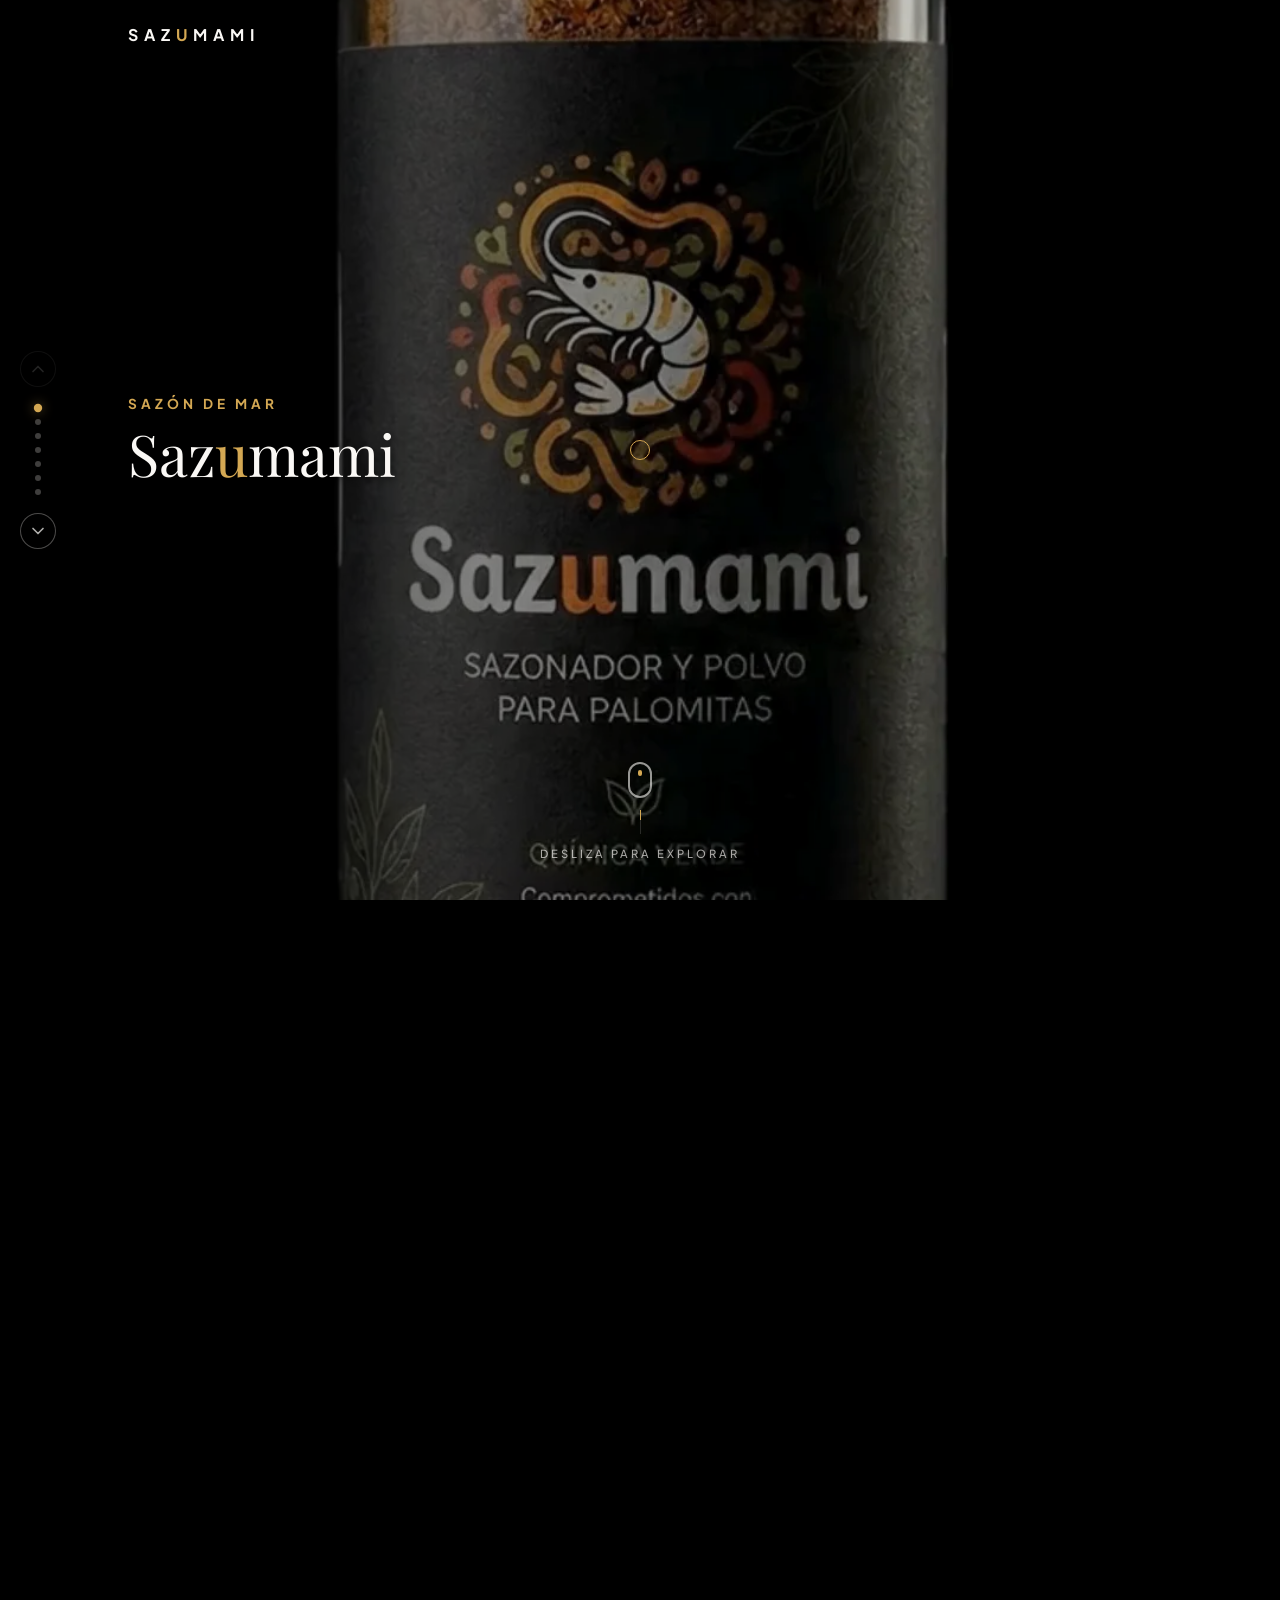
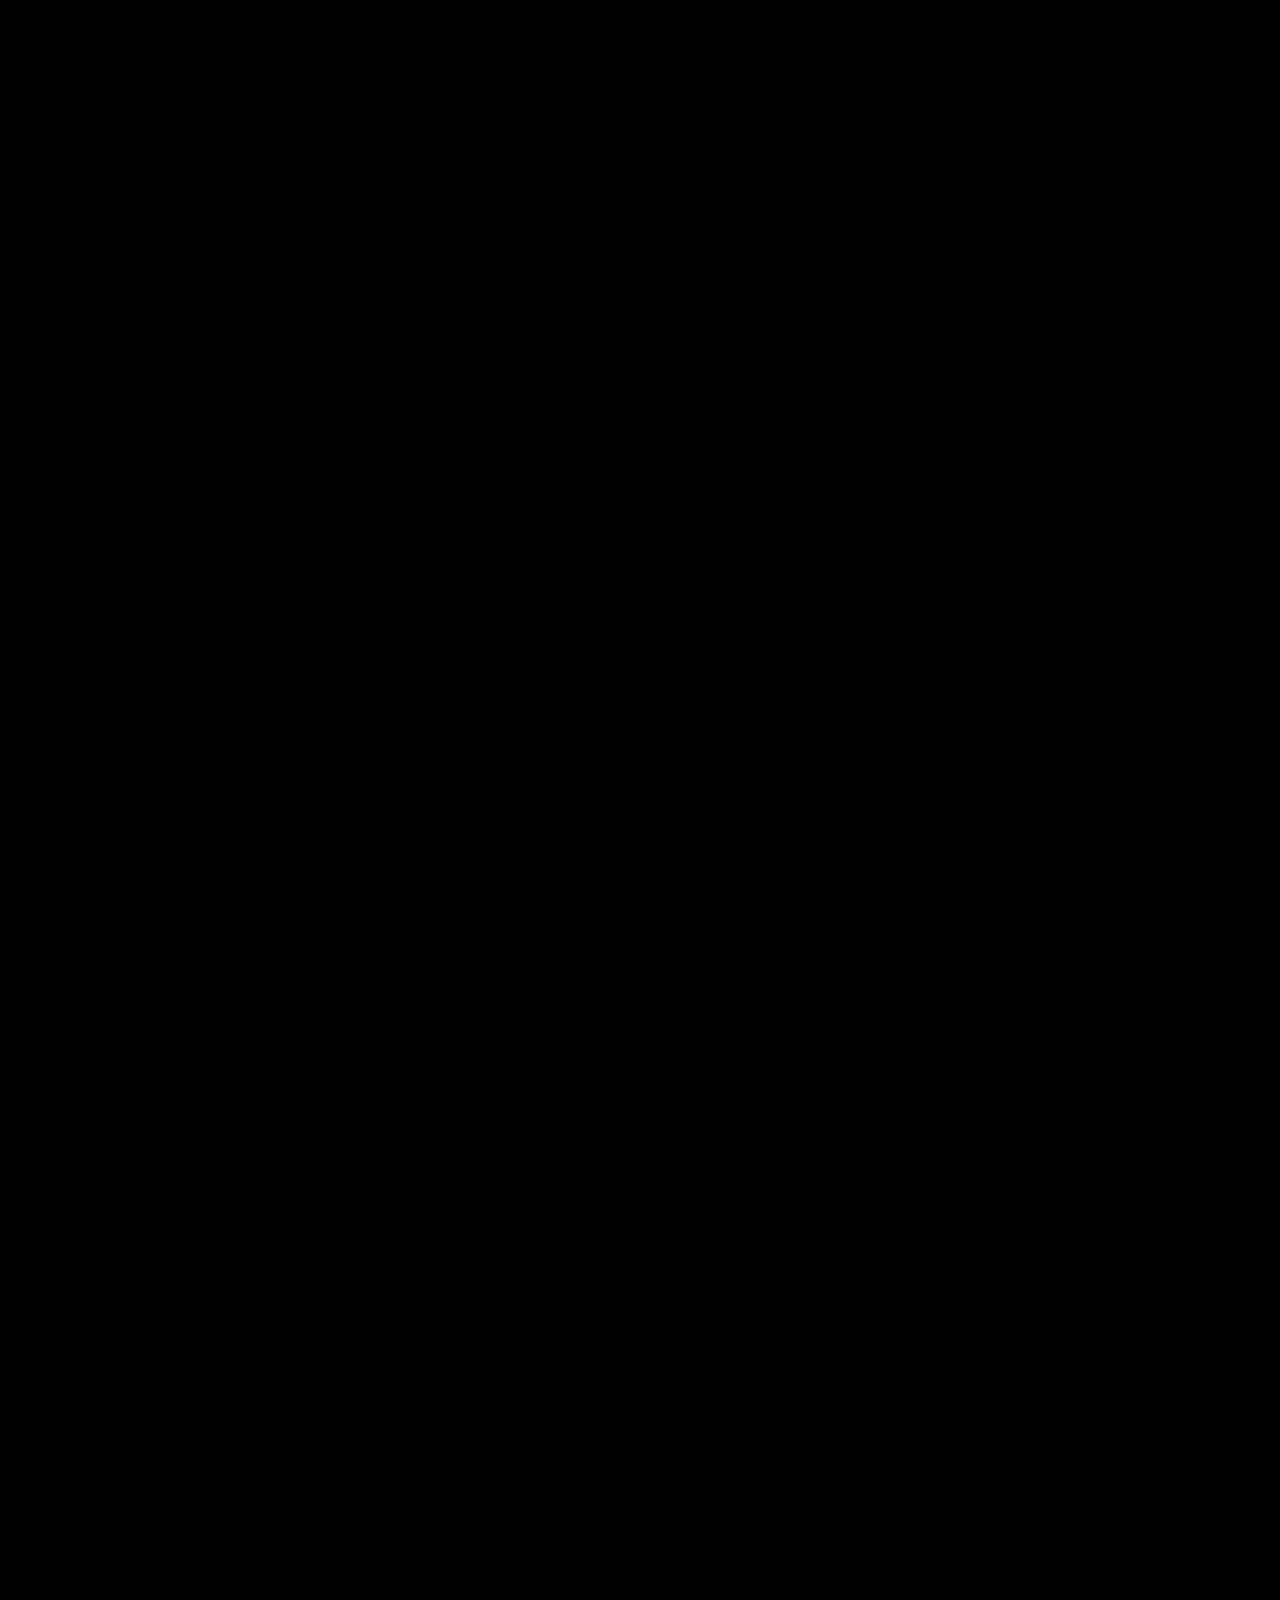
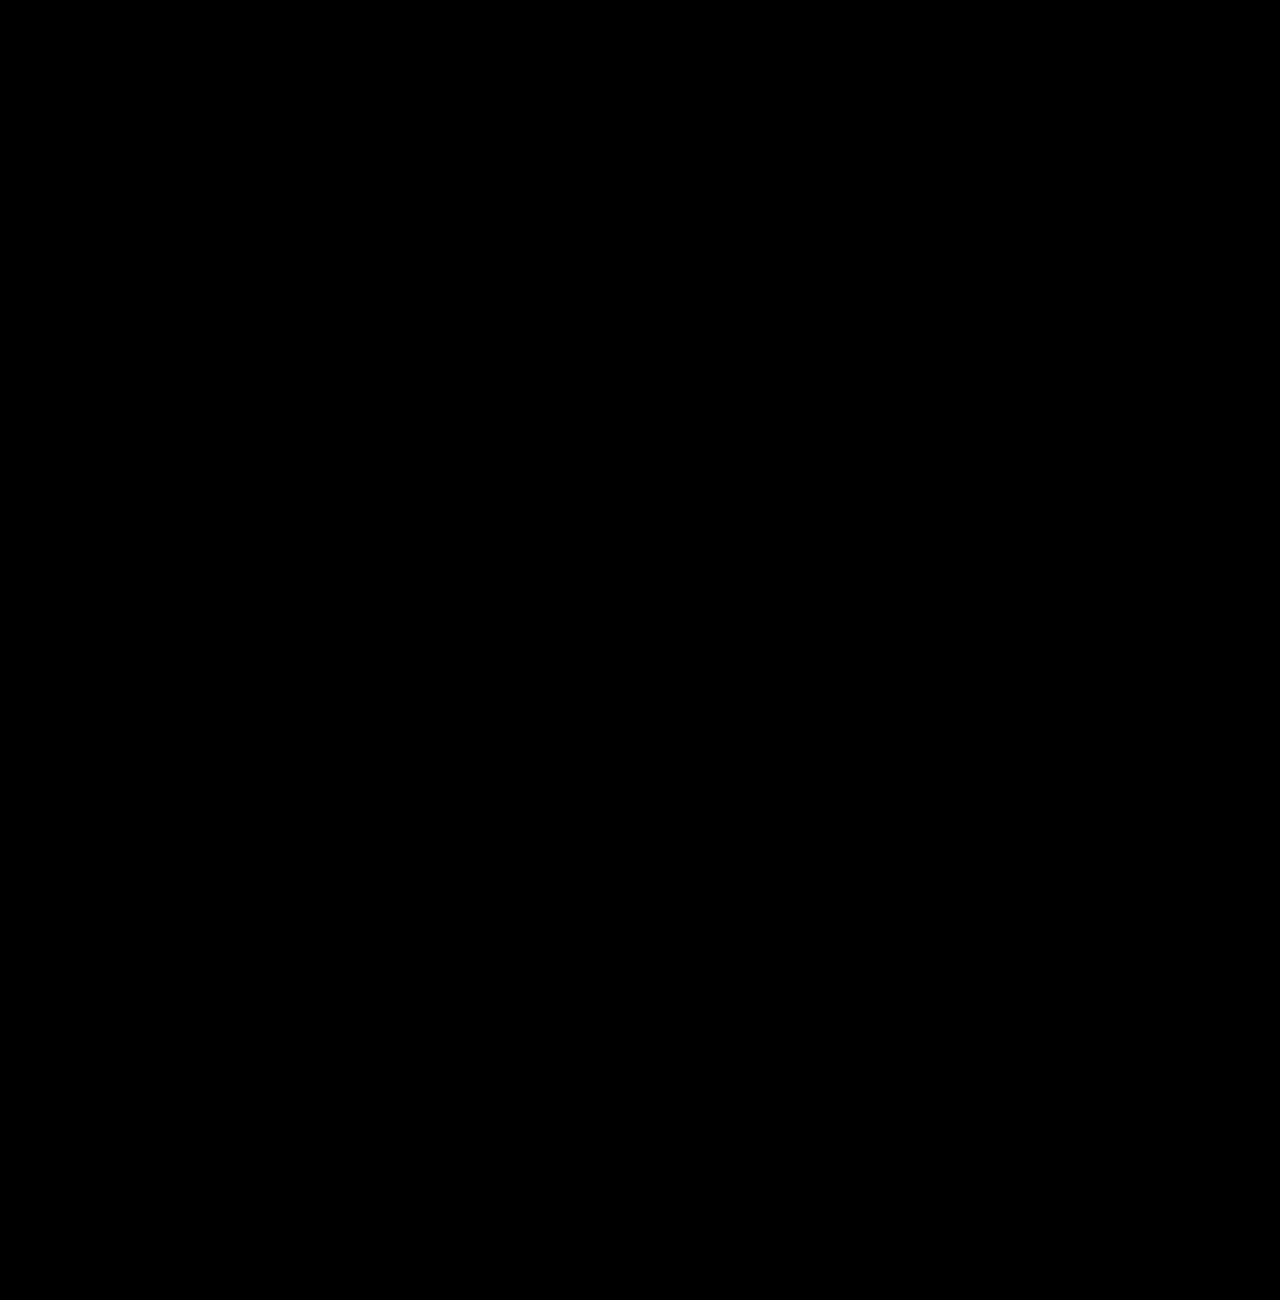
<file: index.html>
<!DOCTYPE html>
<html lang="es">
<head>
    <meta charset="UTF-8">
    <meta name="viewport" content="width=device-width, initial-scale=1.0, maximum-scale=1.0, user-scalable=no, viewport-fit=cover">
    <title>Sazumami - Sazón de Mar</title>
    <meta name="description" content="Sazumami: Una mezcla artesanal nacida de la necesidad de llevar el auténtico y profundo sabor del mar directamente a tu mesa. Descubre el umami mexicano.">
    
    <!-- Google Fonts -->
    <link rel="preconnect" href="https://fonts.googleapis.com">
    <link rel="preconnect" href="https://fonts.gstatic.com" crossorigin>
    <link href="https://fonts.googleapis.com/css2?family=Playfair+Display:ital,wght@0,400..900;1,400..900&family=Plus+Jakarta+Sans:ital,wght@0,200..800;1,200..800&display=swap" rel="stylesheet">
    
    <link rel="stylesheet" href="style.css?v=3.5">
</head>
<body>
    <!-- Cursor Personalizado -->
    <div id="custom-cursor"></div>

    <!-- Preloader -->
    <div id="preloader">
        <div class="loader-content">
            <h2 class="loader-text">Cargando experiencia...</h2>
            <div class="progress-bar-container">
                <div id="progress-bar"></div>
            </div>
            <p id="progress-text">0%</p>
        </div>
    </div>

    <!-- Canvas Background -->
    <canvas id="hero-canvas"></canvas>

    <!-- Scroll Indicator -->
    <div id="scroll-indicator">
        <div class="mouse-icon"></div>
        <div class="scroll-line"></div>
        <span>Desliza para explorar</span>
    </div>

    <!-- Navigation Arrows (Left Side) -->
    <nav id="nav-arrows">
        <button id="nav-arrow-up" class="nav-arrow disabled" aria-label="Sección anterior">
            <svg width="20" height="20" viewBox="0 0 24 24" fill="none" stroke="currentColor" stroke-width="2" stroke-linecap="round" stroke-linejoin="round"><polyline points="18 15 12 9 6 15"></polyline></svg>
        </button>
        <div id="stage-dots">
            <span class="stage-dot active" data-stage="0"></span>
            <span class="stage-dot" data-stage="1"></span>
            <span class="stage-dot" data-stage="2"></span>
            <span class="stage-dot" data-stage="3"></span>
            <span class="stage-dot" data-stage="4"></span>
            <span class="stage-dot" data-stage="5"></span>
            <span class="stage-dot" data-stage="6"></span>
        </div>
        <button id="nav-arrow-down" class="nav-arrow" aria-label="Siguiente sección">
            <svg width="20" height="20" viewBox="0 0 24 24" fill="none" stroke="currentColor" stroke-width="2" stroke-linecap="round" stroke-linejoin="round"><polyline points="6 9 12 15 18 9"></polyline></svg>
        </button>
    </nav>

    <!-- Dynamic Overlay Content -->
    <main class="ui-container">
        <header class="brand-logo">SAZ<span style="color: var(--accent-gold)">U</span>MAMI</header>

        <section class="dynamic-content" id="content-container">
            <h3 id="subtitle" class="subtitle">SAZÓN DE MAR</h3>
            <h1 id="title" class="title">Sazumami</h1>
            <div id="description" class="description">Una mezcla artesanal nacida de la necesidad de llevar el auténtico y profundo sabor del mar directamente a tu mesa. Descubre el umami mexicano.</div>
            
            <div id="regulatory-seal" class="regulatory-seal hidden">
                <div class="seal-inner">
                    <span class="exceso">EXCESO</span>
                    <span class="sodio">SODIO</span>
                    <span class="salud">SECRETARÍA DE SALUD</span>
                </div>
            </div>

            <button id="cta-button" class="cta-button hidden">Hazlo tuyo</button>
        </section>
    </main>

    <script src="script.js?v=3.5"></script>
</body>
</html>
</file>
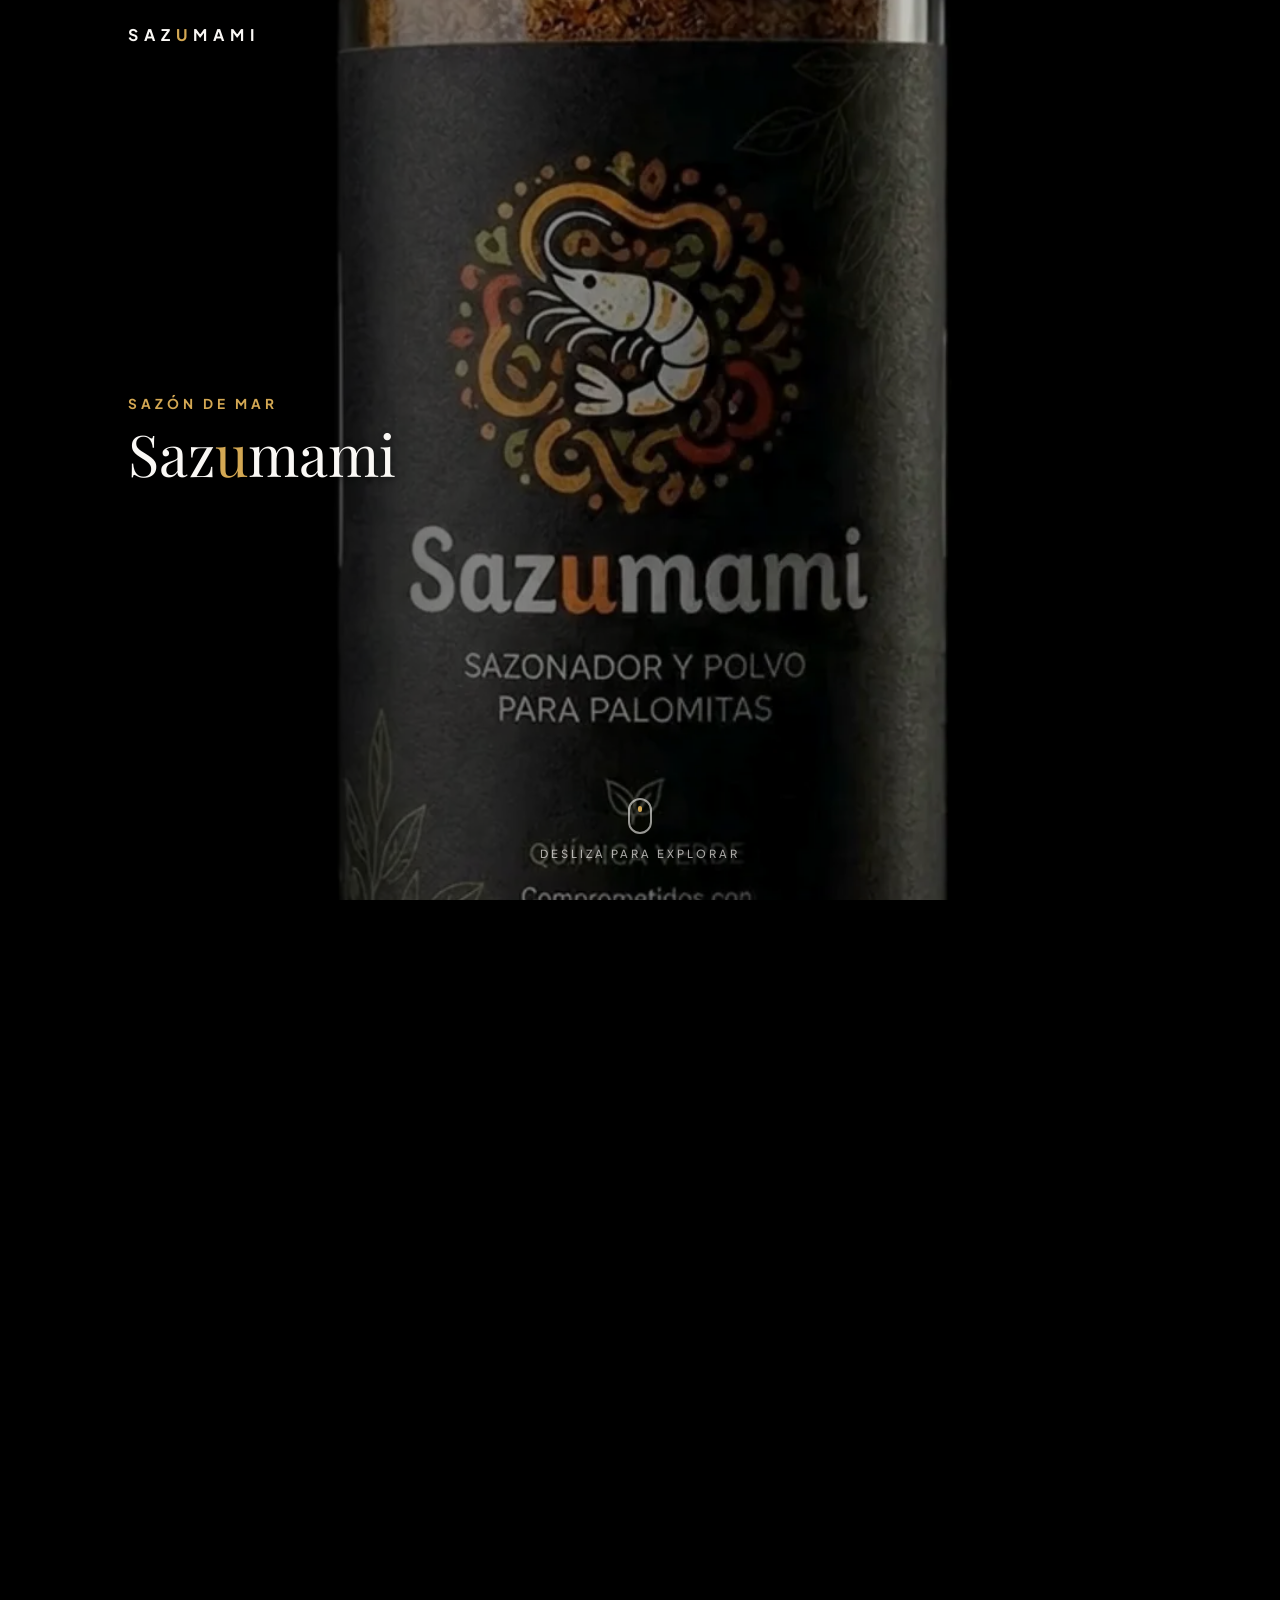
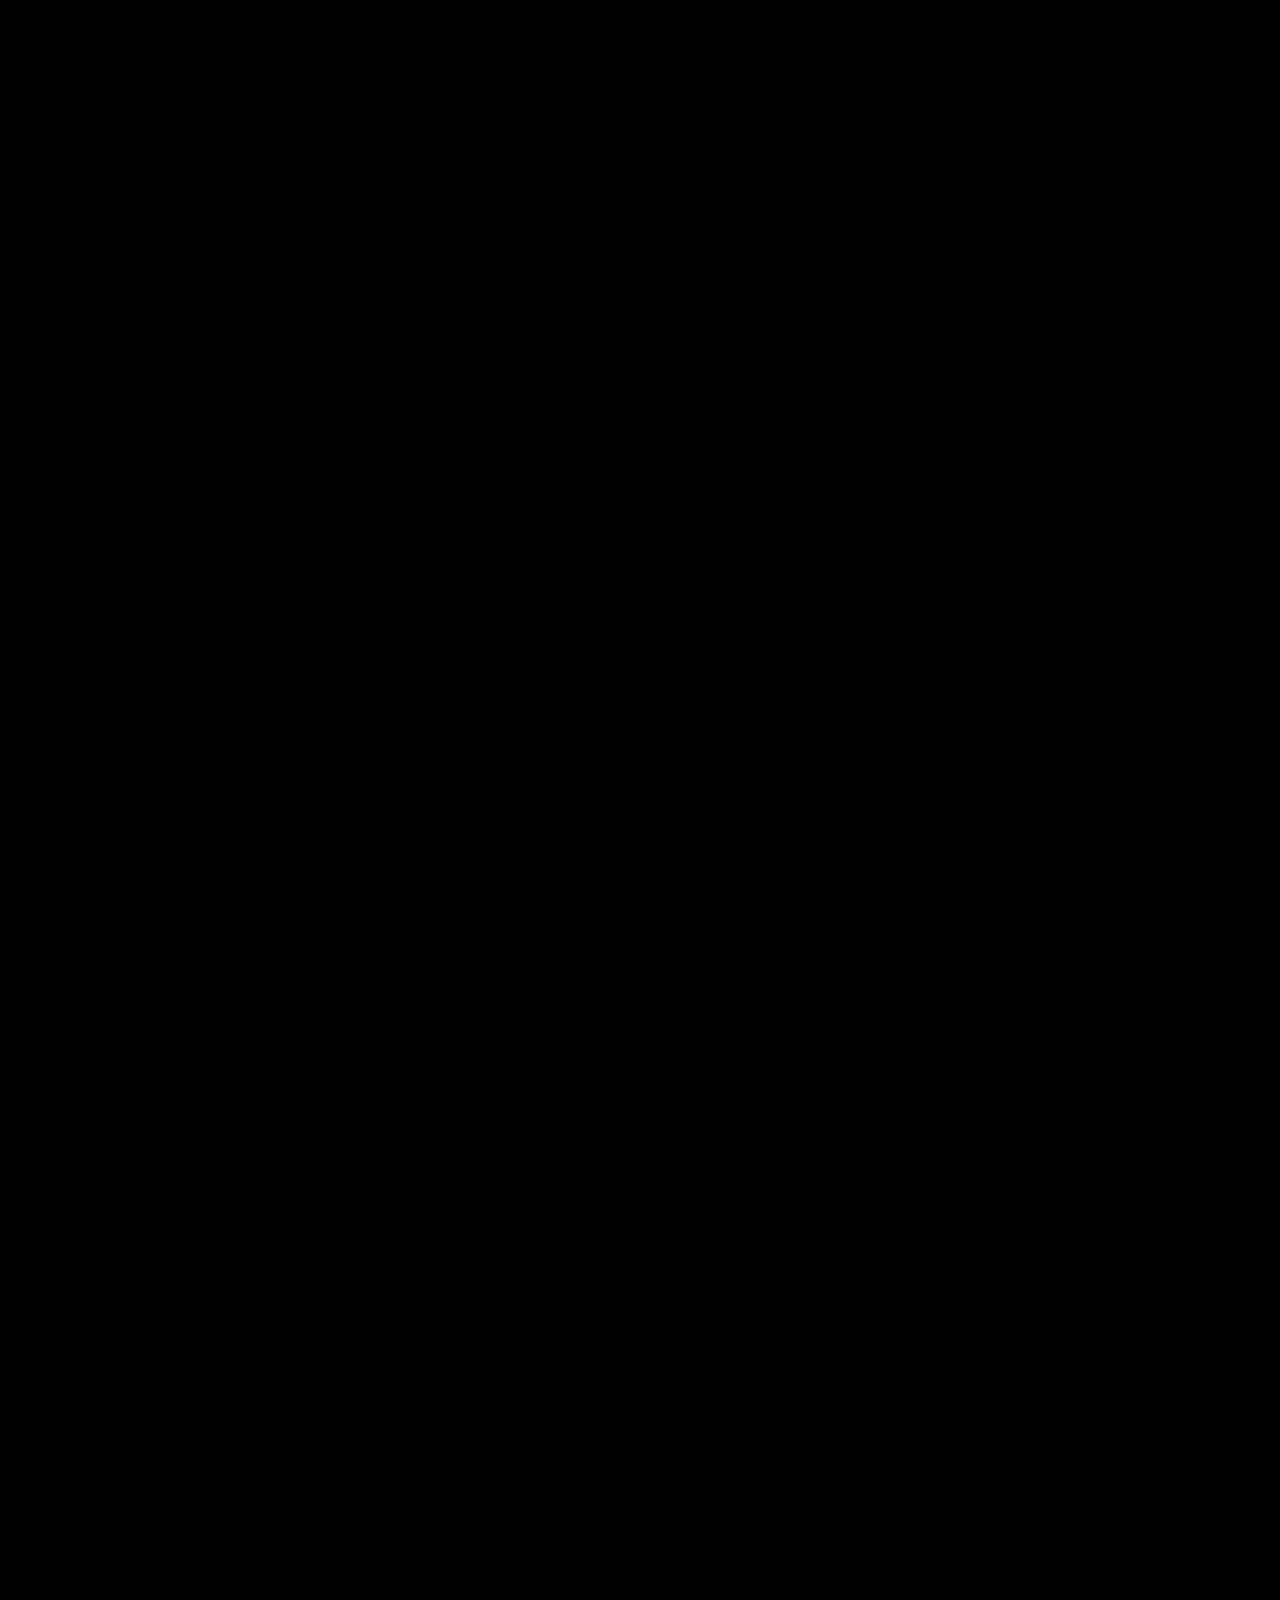
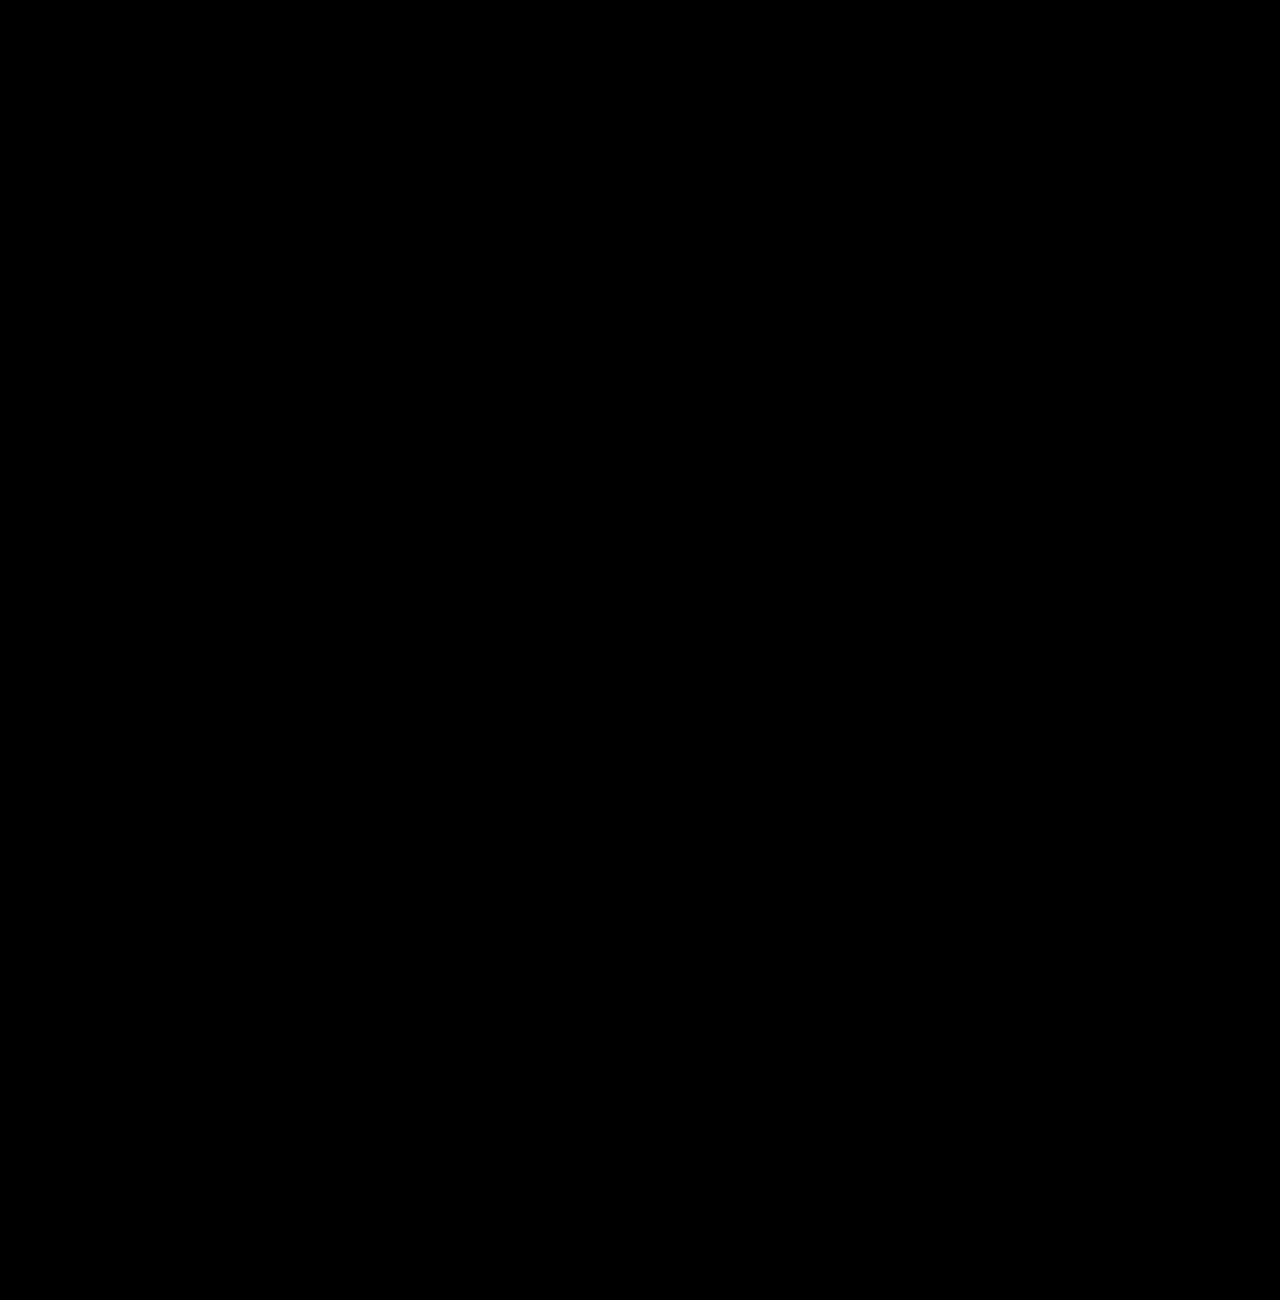
<file: index.bak.html>
<!DOCTYPE html>
<html lang="es">
<head>
    <meta charset="UTF-8">
    <meta name="viewport" content="width=device-width, initial-scale=1.0">
    <title>Sazumami - Sazón de Mar</title>
    <meta name="description" content="Sazumami: Una mezcla artesanal nacida de la necesidad de llevar el auténtico y profundo sabor del mar directamente a tu mesa. Descubre el umami mexicano.">
    
    <!-- Google Fonts -->
    <link rel="preconnect" href="https://fonts.googleapis.com">
    <link rel="preconnect" href="https://fonts.gstatic.com" crossorigin>
    <link href="https://fonts.googleapis.com/css2?family=Playfair+Display:ital,wght@0,400..900;1,400..900&family=Plus+Jakarta+Sans:ital,wght@0,200..800;1,200..800&display=swap" rel="stylesheet">
    
    <link rel="stylesheet" href="style.css">
</head>
<body>
    <!-- Preloader -->
    <div id="preloader">
        <div class="loader-content">
            <h2 class="loader-text">Cargando experiencia...</h2>
            <div class="progress-bar-container">
                <div id="progress-bar"></div>
            </div>
            <p id="progress-text">0%</p>
        </div>
    </div>

    <!-- Canvas Background -->
    <canvas id="hero-canvas"></canvas>

    <!-- Scroll Indicator -->
    <div id="scroll-indicator">
        <div class="mouse-icon"></div>
        <span>Desliza para explorar</span>
    </div>

    <!-- Dynamic Overlay Content -->
    <main class="ui-container">
        <header class="brand-logo">SAZ<span style="color: var(--accent-gold)">U</span>MAMI</header>

        <section class="dynamic-content" id="content-container">
            <h3 id="subtitle" class="subtitle">SAZÓN DE MAR</h3>
            <h1 id="title" class="title">Sazumami</h1>
            <div id="description" class="description">Una mezcla artesanal nacida de la necesidad de llevar el auténtico y profundo sabor del mar directamente a tu mesa. Descubre el umami mexicano.</div>
            
            <div id="regulatory-seal" class="regulatory-seal hidden">
                <div class="seal-inner">
                    <span class="exceso">EXCESO</span>
                    <span class="sodio">SODIO</span>
                    <span class="salud">SECRETARÍA DE SALUD</span>
                </div>
            </div>

            <button id="cta-button" class="cta-button hidden">Hazlo tuyo</button>
        </section>
    </main>

    <script src="script.js"></script>
</body>
</html>
</file>
<file: style.css>
:root {
    --brand-name: 'Sazumami';
    --font-primary: 'Playfair Display', serif;
    --font-secondary: 'Plus Jakarta Sans', sans-serif;
    
    --bg-color: #000000;
    --text-color: #FAF8F5;
    --accent-gold: #D4A853;
    --accent-red: #C1440E;
}

* {
    margin: 0;
    padding: 0;
    box-sizing: border-box;
}

html {
    background-color: var(--bg-color);
    color: var(--text-color);
    font-family: var(--font-secondary);
    /* Large scrollable height for frame-scrub animation */
    height: 500dvh;
    overflow-x: hidden;
    /* Bloquear bounce/overscroll en móviles */
    overscroll-behavior: none;
    cursor: none;
}

body {
    background-color: var(--bg-color);
    color: var(--text-color);
    font-family: var(--font-secondary);
    overscroll-behavior: none;
    cursor: none;
}

/* Custom Cursor */
#custom-cursor {
    --cx: 50vw;
    --cy: 50vh;
    position: fixed;
    top: 0;
    left: 0;
    width: 20px;
    height: 20px;
    border: 1.5px solid var(--accent-gold);
    border-radius: 50%;
    pointer-events: none;
    z-index: 99999;
    transform: translate(calc(var(--cx) - 50%), calc(var(--cy) - 50%));
    transition: width 0.3s ease, height 0.3s ease, background-color 0.3s ease, border-color 0.3s ease;
}

#custom-cursor.hovering {
    width: 50px;
    height: 50px;
    background-color: rgba(212, 168, 83, 0.15);
    border-color: rgba(212, 168, 83, 0.5);
    backdrop-filter: blur(2px);
}

/* Revertir en dispositivos táctiles */
@media (pointer: coarse), (hover: none) {
    html, body, button, a {
        cursor: auto !important;
    }
    #custom-cursor {
        display: none !important;
    }
}

/* Preloader */
#preloader {
    position: fixed;
    top: 0;
    left: 0;
    width: 100vw;
    height: 100vh;
    background-color: var(--bg-color);
    z-index: 9999;
    display: flex;
    justify-content: center;
    align-items: center;
    transition: opacity 0.8s ease-out;
}

.loader-content {
    text-align: center;
    width: 80%;
    max-width: 400px;
}

.loader-text {
    font-family: var(--font-primary);
    color: var(--accent-gold);
    font-size: 1.5rem;
    font-weight: 400;
    margin-bottom: 20px;
}

.progress-bar-container {
    width: 100%;
    height: 2px;
    background-color: rgba(250, 248, 245, 0.1);
    position: relative;
    margin-bottom: 15px;
}

#progress-bar {
    position: absolute;
    top: 0;
    left: 0;
    height: 100%;
    width: 0%;
    background-color: var(--accent-gold);
    transition: width 0.1s linear;
}

#progress-text {
    font-family: var(--font-secondary);
    font-size: 0.9rem;
    letter-spacing: 2px;
    color: var(--text-color);
}

body.loading {
    overflow: hidden;
}

/* Canvas Background */
#hero-canvas {
    position: fixed;
    top: 0;
    left: 0;
    width: 100vw;
    height: 100vh;
    z-index: 0;
    /* Disable interactions on canvas */
    pointer-events: none;
}

/* Scroll Indicator */
#scroll-indicator {
    position: fixed;
    bottom: 40px;
    left: 50%;
    transform: translateX(-50%);
    z-index: 10;
    display: flex;
    flex-direction: column;
    align-items: center;
    gap: 12px;
    transition: opacity 0.5s ease;
}

#scroll-indicator span {
    font-size: 0.7rem;
    text-transform: uppercase;
    letter-spacing: 3px;
    color: rgba(250, 248, 245, 0.65);
    font-family: var(--font-secondary);
    font-weight: 500;
}

.mouse-icon {
    width: 24px;
    height: 36px;
    border: 2px solid rgba(250, 248, 245, 0.6);
    border-radius: 12px;
    position: relative;
}

.mouse-icon::before {
    content: '';
    position: absolute;
    top: 6px;
    left: 50%;
    transform: translateX(-50%);
    width: 4px;
    height: 6px;
    background-color: var(--accent-gold);
    border-radius: 2px;
    animation: scrollWheel 2s infinite;
}

@keyframes scrollWheel {
    0% { top: 6px; opacity: 1; }
    100% { top: 18px; opacity: 0; }
}

/* Scroll line debajo del mouse-icon */
.scroll-line {
    width: 1px;
    height: 24px;
    background: rgba(250, 248, 245, 0.15);
    position: relative;
    overflow: hidden;
}

.scroll-line::before {
    content: '';
    position: absolute;
    top: 0;
    left: 0;
    width: 100%;
    height: 10px;
    background: var(--accent-gold);
    animation: scrollLineAnim 2s cubic-bezier(0.4, 0, 0.2, 1) infinite;
}

@keyframes scrollLineAnim {
    0%   { top: -10px; }
    50%  { top: 24px; }
    100% { top: 24px; opacity: 0; }
}

/* Navigation Arrows (Left Side) */
#nav-arrows {
    position: fixed;
    left: 20px;
    top: 50%;
    transform: translateY(-50%);
    z-index: 15;
    display: flex;
    flex-direction: column;
    align-items: center;
    gap: 12px;
    pointer-events: auto;
}

.nav-arrow {
    width: 36px;
    height: 36px;
    border: 1.5px solid rgba(250, 248, 245, 0.3);
    border-radius: 50%;
    background: rgba(0, 0, 0, 0.4);
    backdrop-filter: blur(6px);
    -webkit-backdrop-filter: blur(6px);
    color: rgba(250, 248, 245, 0.7);
    display: flex;
    align-items: center;
    justify-content: center;
    cursor: pointer;
    transition: all 0.3s ease;
    pointer-events: auto;
    -webkit-tap-highlight-color: transparent;
    touch-action: manipulation;
}

.nav-arrow:active {
    transform: scale(0.9);
    background: rgba(212, 168, 83, 0.3);
    border-color: var(--accent-gold);
}

.nav-arrow.disabled {
    opacity: 0.2;
    pointer-events: none;
}

@media (hover: hover) {
    .nav-arrow:hover {
        border-color: var(--accent-gold);
        color: var(--accent-gold);
        background: rgba(212, 168, 83, 0.15);
    }
}

#stage-dots {
    display: flex;
    flex-direction: column;
    align-items: center;
    gap: 8px;
    padding: 6px 0;
}

.stage-dot {
    width: 6px;
    height: 6px;
    border-radius: 50%;
    background: rgba(250, 248, 245, 0.25);
    transition: all 0.4s ease;
    cursor: pointer;
    -webkit-tap-highlight-color: transparent;
    touch-action: manipulation;
}

.stage-dot.active {
    background: var(--accent-gold);
    box-shadow: 0 0 8px rgba(212, 168, 83, 0.5);
    transform: scale(1.4);
}

/* Dynamic Overlay Content */
.ui-container {
    position: fixed;
    top: 0;
    left: 0;
    width: 100vw;
    height: 100vh;
    pointer-events: none;
    z-index: 5;
    padding-left: 10vw;
    display: flex;
    flex-direction: column;
    justify-content: center;
    background: linear-gradient(to right, rgba(0,0,0,0.85) 0%, rgba(0,0,0,0.5) 35%, transparent 100%);
}

.brand-logo {
    position: absolute;
    top: 24px;
    left: 10vw;
    font-family: var(--font-secondary);
    font-weight: 700;
    font-size: 1rem;
    letter-spacing: 6px;
    text-transform: uppercase;
    color: var(--text-color);
}

.dynamic-content {
    max-width: 450px;
    pointer-events: auto; /* Allow interacting with button */
    transition: opacity 0.4s ease, margin-top 0.4s ease;
    text-shadow: 0 2px 10px rgba(0,0,0,0.8);
    margin-top: 0;
}

.dynamic-content.fade-out {
    opacity: 0;
    margin-top: -20px;
}

.dynamic-content.fade-in {
    opacity: 1;
    margin-top: 0;
}

.subtitle {
    font-family: var(--font-secondary);
    font-size: 0.85rem;
    letter-spacing: 4px;
    text-transform: uppercase;
    color: var(--accent-gold);
    margin-bottom: 10px;
}

.title {
    font-family: var(--font-primary);
    font-size: clamp(2.5rem, 4.5vw, 4rem);
    line-height: 1.1;
    margin-bottom: 16px;
    font-weight: 400;
}

.description {
    font-family: var(--font-secondary);
    font-size: 1rem;
    line-height: 1.6;
    color: rgba(250, 248, 245, 0.85);
    margin-bottom: 20px;
}

/* CTA Button */
.cta-button {
    background-color: var(--accent-gold);
    color: #000000;
    font-family: var(--font-secondary);
    font-weight: 600;
    font-size: 1rem;
    padding: 16px 36px;
    border: none;
    border-radius: 30px;
    text-transform: uppercase;
    letter-spacing: 1px;
    transition: background-color 0.3s ease;
    display: inline-block;
    text-shadow: none;
    cursor: none; /* Mantener la coherencia del custom cursor */
}

.cta-button:hover {
    background-color: #E2B865;
}

.cta-button.hidden {
    display: none;
}

/* Regulatory Seal */
.regulatory-seal {
    width: 90px;
    height: 90px;
    background-color: #000;
    clip-path: polygon(30% 0%, 70% 0%, 100% 30%, 100% 70%, 70% 100%, 30% 100%, 0% 70%, 0% 30%);
    display: flex;
    justify-content: center;
    align-items: center;
    margin-bottom: 15px;
    position: relative;
}

.regulatory-seal.hidden {
    display: none;
}

.seal-inner {
    width: 82px;
    height: 82px;
    background-color: #000;
    border: 3px solid #fff;
    clip-path: polygon(30% 0%, 70% 0%, 100% 30%, 100% 70%, 70% 100%, 30% 100%, 0% 70%, 0% 30%);
    display: flex;
    flex-direction: column;
    justify-content: center;
    align-items: center;
    text-align: center;
    color: #fff;
    font-family: Arial, Helvetica, sans-serif;
    padding: 5px;
}

.seal-inner .exceso, .seal-inner .sodio {
    font-weight: 700;
    font-size: 11px;
    line-height: 1.1;
    letter-spacing: 1px;
}

.seal-inner .salud {
    font-size: 4px;
    margin-top: 4px;
    letter-spacing: 0.5px;
}

/* Custom UI Components */
.highlight-text {
    color: var(--accent-gold);
    font-weight: 600;
    font-size: 1.1rem;
    display: block;
    margin-bottom: 15px;
}

.ingredient-list {
    list-style: none;
    padding: 0;
    margin: 0;
    text-align: left;
    font-size: 0.85rem;
    line-height: 1.5;
}

/* Eliminar Staggered Animations */

.ingredient-list li {
    margin-bottom: 6px;
    border-bottom: 1px solid rgba(250, 248, 245, 0.1);
    padding-bottom: 6px;
    display: flex;
    justify-content: space-between;
}

.ingredient-list span:first-child {
    font-weight: 600;
    color: var(--text-color);
}

.ingredient-list span:nth-child(2) {
    color: var(--accent-gold);
    margin: 0 10px;
}

.ingredient-list span:last-child {
    color: rgba(250, 248, 245, 0.7);
    flex: 1;
    text-align: right;
}

.ingredient-note {
    font-size: 0.8rem;
    color: rgba(250, 248, 245, 0.6);
    margin-top: 15px;
    text-align: center;
}

.tag-pill-container {
    display: flex;
    flex-wrap: wrap;
    gap: 10px;
    margin-top: 15px;
    justify-content: flex-start;
}

.tag-pill {
    padding: 8px 16px;
    border: 1px solid var(--accent-gold);
    border-radius: 20px;
    font-size: 0.85rem;
    color: var(--accent-gold);
    background-color: rgba(212, 168, 83, 0.1);
    text-shadow: none;
    cursor: none;
}

.nutrition-table {
    width: 100%;
    border-collapse: collapse;
    font-size: 0.85rem;
    text-align: left;
    margin-bottom: 15px;
}

.nutrition-table td {
    padding: 4px 0;
    border-bottom: 1px solid rgba(250, 248, 245, 0.1);
}

.nutrition-table td:last-child {
    text-align: right;
    font-weight: 600;
}

.footer-text {
    font-size: 0.8rem;
    color: rgba(250, 248, 245, 0.5);
    margin-top: 20px;
    text-align: center;
}

/* Responsive Design */
@media (max-width: 768px) {
    h1 {
        font-size: 3.5rem;
    }
    
    h2 {
        font-size: 2.2rem;
    }

    .subtitle {
        font-size: 1rem;
        letter-spacing: 2px;
    }

    p {
        font-size: 1.05rem;
    }

    .ui-container {
        padding: 0 4vw 8vh 4vw;
        align-items: center;
        justify-content: flex-end;
        background: none;
    }
    
    .brand-logo {
        left: 50%;
        transform: translateX(-50%);
        top: 20px;
        font-size: 1.4rem;
        letter-spacing: 3px;
    }

    .dynamic-content {
        text-align: center;
        background: rgba(10, 10, 10, 0.45);
        backdrop-filter: blur(12px);
        -webkit-backdrop-filter: blur(12px);
        border: 1px solid rgba(255, 255, 255, 0.08);
        box-shadow: 0 4px 30px rgba(0, 0, 0, 0.5);
        padding: 35px 20px 25px 20px;
        border-radius: 20px;
        width: 100%;
        display: flex;
        flex-direction: column;
        align-items: center;
    }

    .regulatory-seal {
        margin: 0 auto 20px auto;
        width: 65px;
    }

    .ingredient-list li {
        font-size: 0.8rem;
    }

    .nutrition-table {
        font-size: 0.75rem;
    }

    .tag-pill-container {
        justify-content: center;
    }
    
    .cta-button {
        width: 90%;
        padding: 16px 0;
    }
}
</file>
